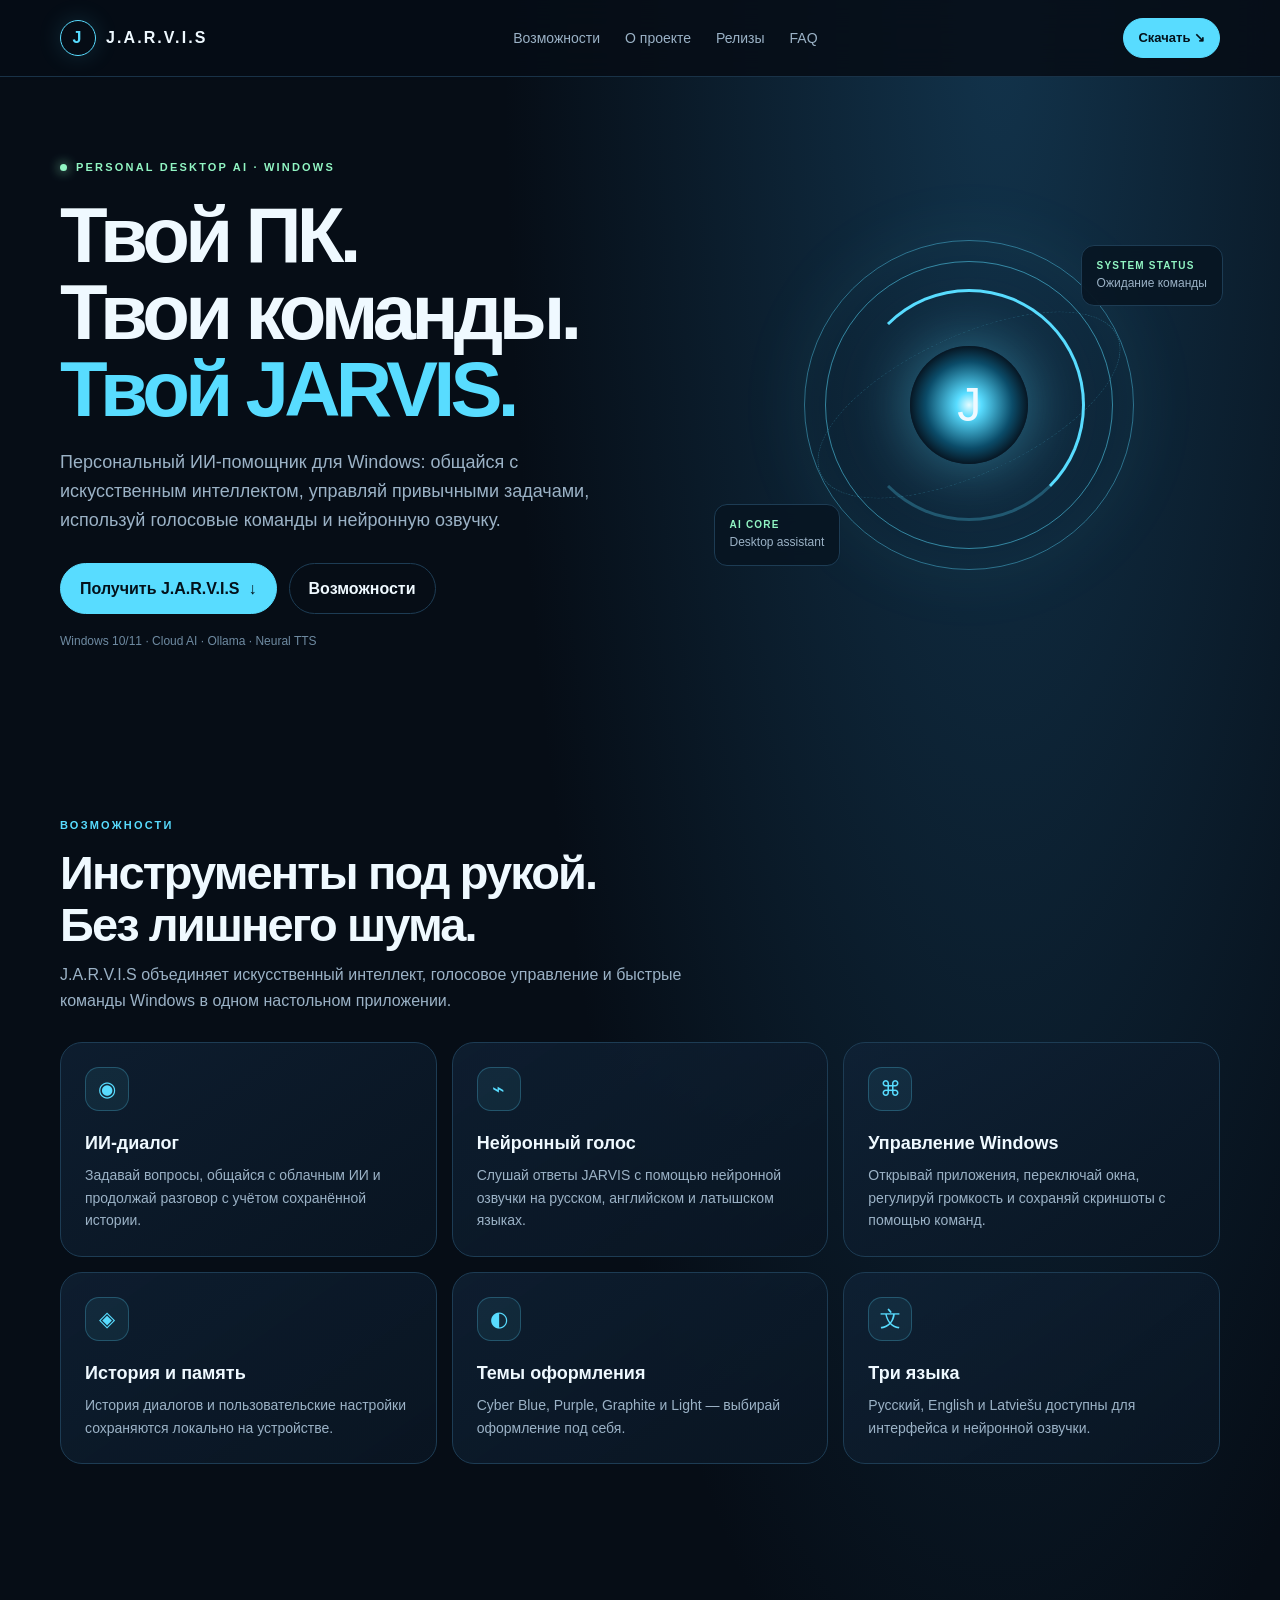
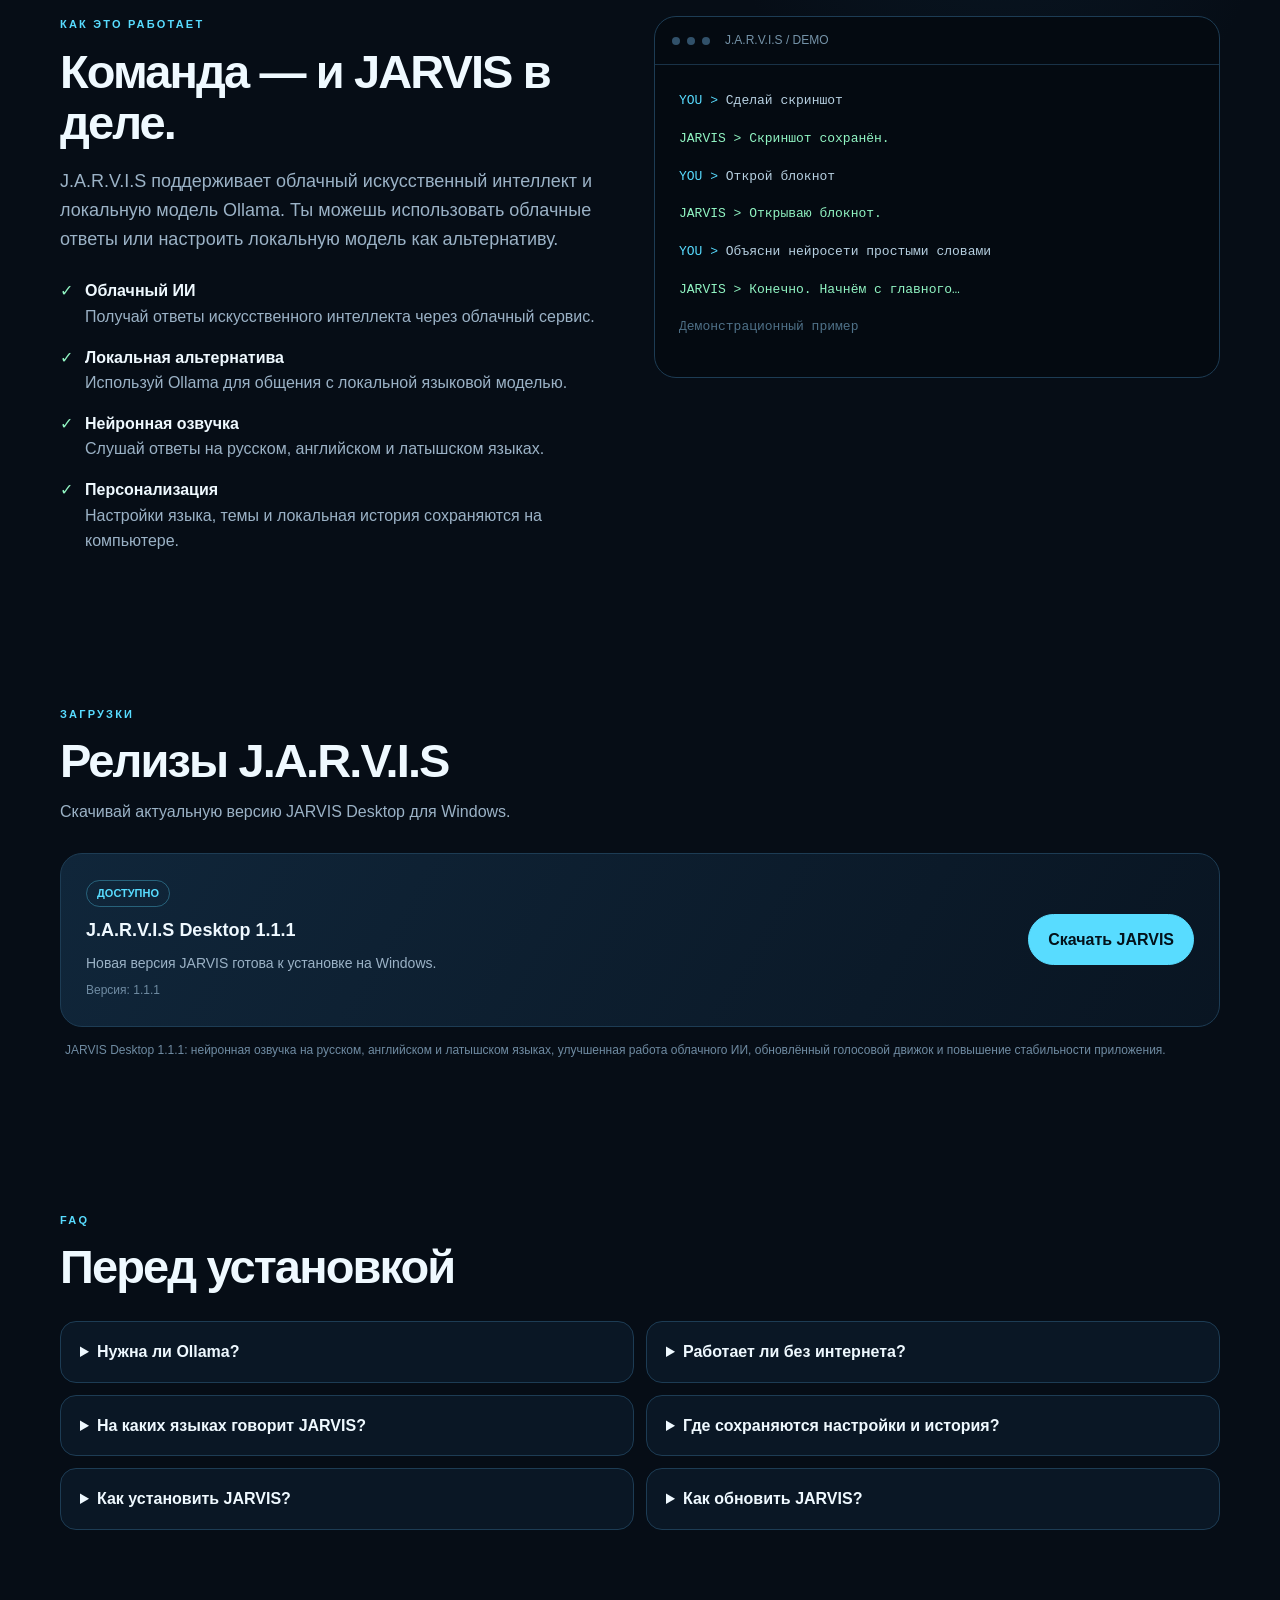
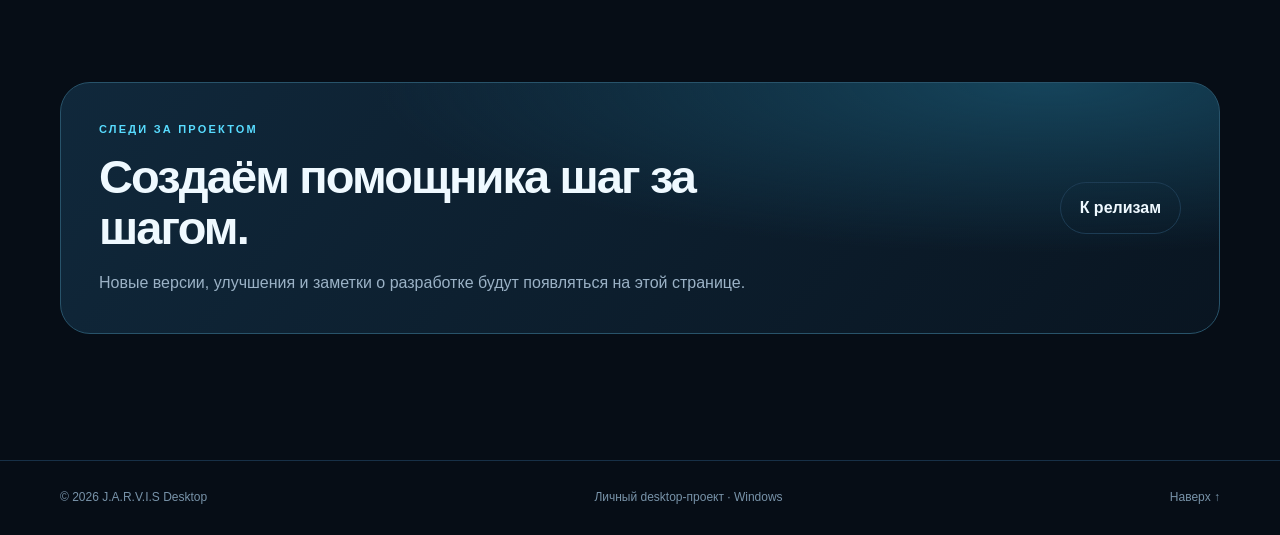
<file: index.html>
<!doctype html>
<html lang="ru">
<head>
<meta charset="utf-8">
<meta name="viewport" content="width=device-width, initial-scale=1">
<meta name="theme-color" content="#07111d">
<meta name="description" content="J.A.R.V.I.S Desktop 1.1.1 — персональный ИИ-помощник для Windows с облачным ИИ, локальной моделью Ollama и нейронной озвучкой на трёх языках.">
<meta property="og:title" content="J.A.R.V.I.S — Desktop AI">
<meta property="og:description" content="Персональный ИИ-помощник для Windows. Облачный ИИ, голосовое управление и три языка озвучки.">
<meta property="og:type" content="website">
<title>J.A.R.V.I.S — Desktop AI</title>
<link rel="stylesheet" href="styles.css">
<script src="site-config.js"></script>
</head>

<body>

<header>
<div class="wrap nav">
<a class="brand" href="#top"><span class="mark">J</span> J.A.R.V.I.S</a>
<nav class="links">
<a href="#features">Возможности</a>
<a href="#about">О проекте</a>
<a href="#releases">Релизы</a>
<a href="#faq">FAQ</a>
</nav>
<a class="btn small" href="#releases">Скачать ↘</a>
</div>
</header>

<main id="top">

<div class="wrap hero">
<div>
<div class="eyebrow"><span class="live"></span> PERSONAL DESKTOP AI · WINDOWS</div>

<h1>Твой ПК.<br>Твои команды.<br><span>Твой JARVIS.</span></h1>

<p class="lead">
Персональный ИИ-помощник для Windows: общайся с искусственным интеллектом,
управляй привычными задачами, используй голосовые команды и нейронную озвучку.
</p>

<div class="actions">
<a class="btn" href="#releases">Получить J.A.R.V.I.S <span>↓</span></a>
<a class="btn ghost" href="#features">Возможности</a>
</div>

<div class="note">Windows 10/11 · Cloud AI · Ollama · Neural TTS</div>
</div>

<div class="reactorbox" aria-label="Футуристическое ядро JARVIS">
<div class="reactor">
<div class="orbit"></div>
<div class="core">J</div>
</div>
<div class="hud a"><b>SYSTEM STATUS</b>Ожидание команды</div>
<div class="hud b"><b>AI CORE</b>Desktop assistant</div>
</div>
</div>


<section id="features">
<div class="wrap">

<div class="head">
<div class="kicker">Возможности</div>
<h2>Инструменты под рукой.<br>Без лишнего шума.</h2>
<p>J.A.R.V.I.S объединяет искусственный интеллект, голосовое управление и быстрые команды Windows в одном настольном приложении.</p>
</div>

<div class="cards">

<article class="card">
<div class="ico">◉</div>
<h3>ИИ-диалог</h3>
<p>Задавай вопросы, общайся с облачным ИИ и продолжай разговор с учётом сохранённой истории.</p>
</article>

<article class="card">
<div class="ico">⌁</div>
<h3>Нейронный голос</h3>
<p>Слушай ответы JARVIS с помощью нейронной озвучки на русском, английском и латышском языках.</p>
</article>

<article class="card">
<div class="ico">⌘</div>
<h3>Управление Windows</h3>
<p>Открывай приложения, переключай окна, регулируй громкость и сохраняй скриншоты с помощью команд.</p>
</article>

<article class="card">
<div class="ico">◈</div>
<h3>История и память</h3>
<p>История диалогов и пользовательские настройки сохраняются локально на устройстве.</p>
</article>

<article class="card">
<div class="ico">◐</div>
<h3>Темы оформления</h3>
<p>Cyber Blue, Purple, Graphite и Light — выбирай оформление под себя.</p>
</article>

<article class="card">
<div class="ico">文</div>
<h3>Три языка</h3>
<p>Русский, English и Latviešu доступны для интерфейса и нейронной озвучки.</p>
</article>

</div>
</div>
</section>


<section id="about">
<div class="wrap split">

<div>
<div class="kicker">Как это работает</div>
<h2>Команда — и JARVIS в деле.</h2>

<p class="lead">
J.A.R.V.I.S поддерживает облачный искусственный интеллект и локальную модель Ollama.
Ты можешь использовать облачные ответы или настроить локальную модель как альтернативу.
</p>

<div class="checks">

<div class="check">
<span class="tick">✓</span>
<div>
<strong>Облачный ИИ</strong>
Получай ответы искусственного интеллекта через облачный сервис.
</div>
</div>

<div class="check">
<span class="tick">✓</span>
<div>
<strong>Локальная альтернатива</strong>
Используй Ollama для общения с локальной языковой моделью.
</div>
</div>

<div class="check">
<span class="tick">✓</span>
<div>
<strong>Нейронная озвучка</strong>
Слушай ответы на русском, английском и латышском языках.
</div>
</div>

<div class="check">
<span class="tick">✓</span>
<div>
<strong>Персонализация</strong>
Настройки языка, темы и локальная история сохраняются на компьютере.
</div>
</div>

</div>
</div>

<div class="terminal">
<div class="termhead">
<span class="ball"></span>
<span class="ball"></span>
<span class="ball"></span>
<span style="margin-left:8px">J.A.R.V.I.S / DEMO</span>
</div>

<div class="termbody">
<p><span class="prompt">YOU &gt;</span> Сделай скриншот</p>
<p class="response">JARVIS &gt; Скриншот сохранён.</p>

<p><span class="prompt">YOU &gt;</span> Открой блокнот</p>
<p class="response">JARVIS &gt; Открываю блокнот.</p>

<p><span class="prompt">YOU &gt;</span> Объясни нейросети простыми словами</p>
<p class="response">JARVIS &gt; Конечно. Начнём с главного…</p>

<p class="dim">Демонстрационный пример</p>
</div>
</div>

</div>
</section>


<section id="releases">
<div class="wrap">

<div class="head">
<div class="kicker">Загрузки</div>
<h2>Релизы J.A.R.V.I.S</h2>
<p>Скачивай актуальную версию JARVIS Desktop для Windows.</p>
</div>

<div class="release">

<div>
<span class="pill" id="releaseStatus">ПРОВЕРКА ВЕРСИИ</span>
<h3 id="releaseTitle">J.A.R.V.I.S Desktop for Windows</h3>
<p id="releaseDescription">Загружаем информацию о последнем релизе...</p>
<p class="version" id="versionLabel">Версия: проверяется</p>
</div>

<a class="btn disabled"
id="downloadBtn"
href="#"
aria-disabled="true">
Загрузка...
</a>

</div>

<p class="note" style="margin:14px 5px 0" id="releaseNote">
Информация о последней версии загружается.
</p>

</div>
</section>


<section id="faq">
<div class="wrap">

<div class="head">
<div class="kicker">FAQ</div>
<h2>Перед установкой</h2>
</div>

<div class="faq">

<details>
<summary>Нужна ли Ollama?</summary>
<p>
Нет. J.A.R.V.I.S поддерживает облачный ИИ.
Ollama можно настроить дополнительно и использовать как локальную альтернативу
для получения ответов.
</p>
</details>

<details>
<summary>Работает ли без интернета?</summary>
<p>
Локальные команды Windows и другие локальные функции могут работать без интернета.
Для облачного ИИ, нейронной озвучки Edge TTS и некоторых функций распознавания речи
требуется интернет-соединение. При настроенной Ollama можно использовать локальную модель.
</p>
</details>

<details>
<summary>На каких языках говорит JARVIS?</summary>
<p>
В приложении доступны русская, английская и латышская нейронные озвучки.
Для их работы требуется интернет-соединение.
</p>
</details>

<details>
<summary>Где сохраняются настройки и история?</summary>
<p>
Настройки приложения и локальная память хранятся на компьютере пользователя,
в отдельной папке данных JARVIS.
</p>
</details>

<details>
<summary>Как установить JARVIS?</summary>
<p>
Скачай установщик из раздела «Релизы», запусти его и следуй инструкциям.
После установки JARVIS можно запускать через ярлык Windows.
</p>
</details>

<details>
<summary>Как обновить JARVIS?</summary>
<p>
Скачай новый установщик с этой страницы и запусти его.
При обновлении пользовательские настройки и локальная память сохраняются
в отдельной папке данных приложения.
</p>
</details>

</div>
</div>
</section>


<section>
<div class="wrap">
<div class="cta">

<div>
<div class="kicker">Следи за проектом</div>
<h2>Создаём помощника шаг за шагом.</h2>
<p>Новые версии, улучшения и заметки о разработке будут появляться на этой странице.</p>
</div>

<a class="btn ghost" href="#releases">К релизам</a>

</div>
</div>
</section>

</main>


<footer>
<div class="wrap foot">
<span>© <span id="year"></span> J.A.R.V.I.S Desktop</span>
<span>Личный desktop-проект · Windows</span>
<a href="#top">Наверх ↑</a>
</div>
</footer>

<script src="app.js"></script>

</body>
</html>
</file>
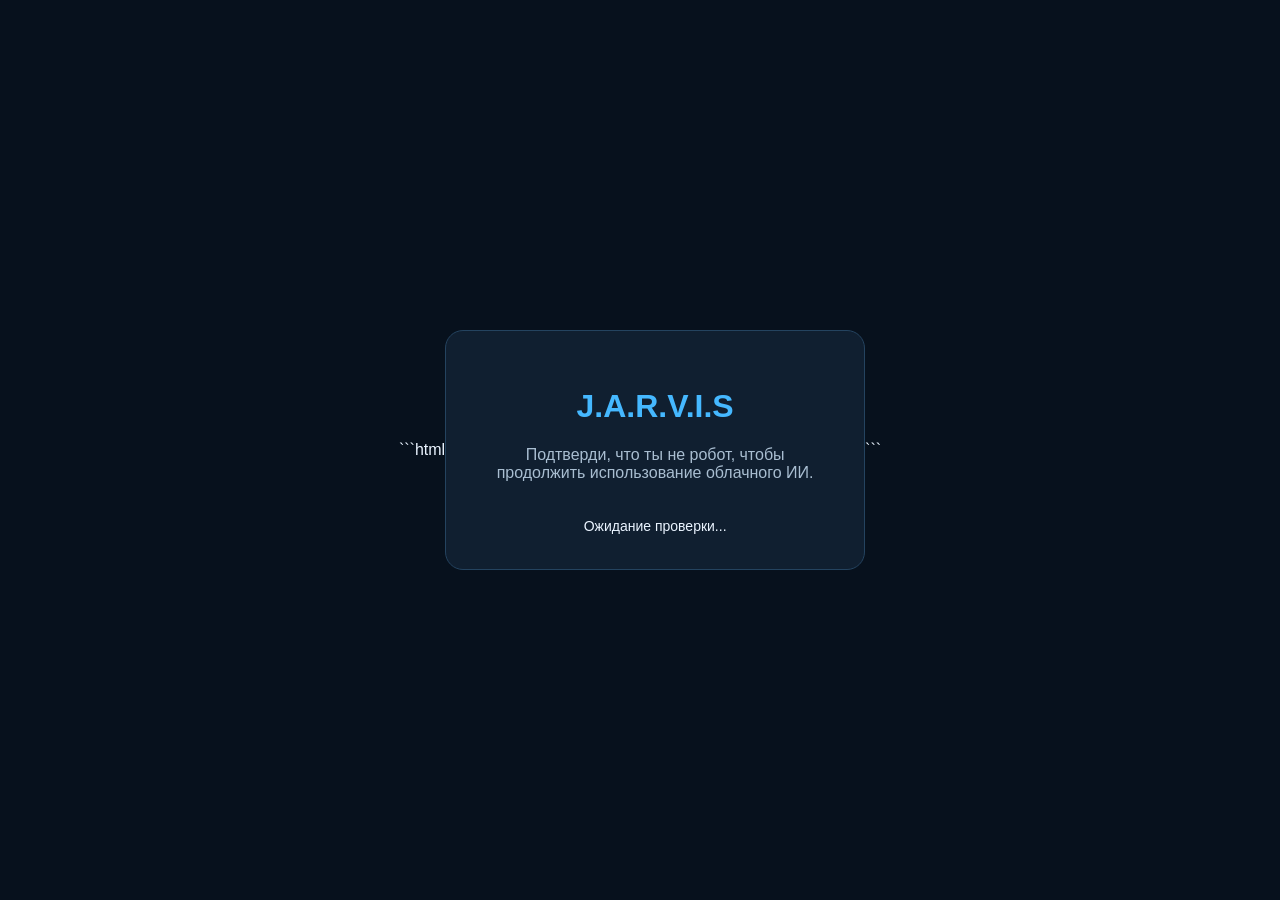
<file: verify.html>
```html
<!DOCTYPE html>
<html lang="ru">
<head>
  <meta charset="UTF-8">
  <meta name="viewport" content="width=device-width, initial-scale=1">
  <title>JARVIS — Проверка безопасности</title>

  <script src="https://challenges.cloudflare.com/turnstile/v0/api.js" async defer></script>

  <style>
    * {
      box-sizing: border-box;
    }

    body {
      margin: 0;
      min-height: 100vh;
      display: flex;
      justify-content: center;
      align-items: center;
      overflow: hidden;
      background: #07111d;
      color: #eaf4ff;
      font-family: Arial, sans-serif;
    }

    .card {
      padding: 35px;
      text-align: center;
      background: #101f30;
      border: 1px solid #24435f;
      border-radius: 18px;
      max-width: 420px;
      width: calc(100% - 30px);
      overflow: hidden;
    }

    h1 {
      color: #45b8ff;
    }

    p {
      color: #a9bed1;
    }

    .cf-turnstile {
      display: flex;
      justify-content: center;
      max-width: 100%;
    }

    #status {
      margin-top: 20px;
      font-size: 14px;
      overflow-wrap: anywhere;
    }
  </style>
</head>

<body>
  <div class="card">
    <h1>J.A.R.V.I.S</h1>

    <p>
      Подтверди, что ты не робот,
      чтобы продолжить использование облачного ИИ.
    </p>

    <div
      class="cf-turnstile"
      data-sitekey="0x4AAAAAAFy9cy0nicdfSL59"
      data-callback="onVerified"
      data-error-callback="onError"
    ></div>

    <div id="status">Ожидание проверки...</div>
  </div>

  <script>
    async function onVerified(token) {
      const status = document.getElementById("status");

      status.textContent = "Проверяем доступ к JARVIS...";

      try {
        const params = new URLSearchParams(window.location.search);
        const callback = params.get("callback");
        const state = params.get("state");

        if (!callback || !state) {
          throw new Error("Не найдено подключение к приложению JARVIS");
        }

        const callbackUrl = new URL(callback);

        if (
          callbackUrl.protocol !== "http:" ||
          callbackUrl.hostname !== "127.0.0.1" ||
          callbackUrl.pathname !== "/callback"
        ) {
          throw new Error("Некорректный адрес приложения");
        }

        const response = await fetch(
          "https://jarvis-ai-worker.sg530507.workers.dev/verify",
          {
            method: "POST",
            headers: {
              "Content-Type": "application/json"
            },
            body: JSON.stringify({ token })
          }
        );

        const data = await response.json();

        if (!response.ok || !data.success || !data.session) {
          throw new Error(data.error || "Проверка не пройдена");
        }

        status.textContent = "Передаём доступ приложению JARVIS...";

        const callbackResponse = await fetch(callbackUrl.toString(), {
          method: "POST",
          headers: {
            "Content-Type": "application/json"
          },
          body: JSON.stringify({
            session: data.session,
            state: state
          })
        });

        const callbackData = await callbackResponse.json();

        if (!callbackResponse.ok || !callbackData.success) {
          throw new Error("Не удалось передать доступ приложению");
        }

        status.textContent =
          "Готово! JARVIS получил доступ к облачному ИИ. Можешь закрыть страницу.";

      } catch (error) {
        status.textContent =
          "Ошибка проверки или подключения. Попробуй ещё раз.";

        console.error("JARVIS verification error:", error);
      }
    }

    function onError() {
      document.getElementById("status").textContent =
        "Ошибка проверки. Попробуй обновить страницу.";
    }
  </script>
</body>
</html>
```
</file>
<file: styles.css>
*{box-sizing:border-box}html{scroll-behavior:smooth}body{margin:0;background:radial-gradient(ellipse at 78% 0%,#12334b 0,transparent 35%),#060d16;color:#eff9ff;font:16px/1.6 Inter,"Segoe UI",Arial,sans-serif}a{color:inherit;text-decoration:none}.wrap{width:min(1160px,calc(100% - 40px));margin:auto}header{position:sticky;top:0;z-index:10;background:#060d16df;backdrop-filter:blur(16px);border-bottom:1px solid #193247}.nav{height:76px;display:flex;align-items:center;justify-content:space-between;gap:24px}.brand{display:flex;align-items:center;gap:10px;font-weight:900;letter-spacing:.13em}.mark{width:36px;height:36px;border:1px solid #58dcff;border-radius:50%;display:grid;place-items:center;color:#58dcff;box-shadow:0 0 25px #58dcff25}.links{display:flex;gap:25px;color:#9bb2c6;font-size:14px}.links a:hover{color:#58dcff}.btn{border:1px solid #58dcff;background:#58dcff;color:#03111a;padding:12px 19px;border-radius:999px;font-weight:850;display:inline-flex;align-items:center;justify-content:center;gap:9px;cursor:pointer;transition:.2s}.btn:hover{transform:translateY(-2px);box-shadow:0 10px 30px #58dcff24}.btn.ghost{background:transparent;color:#eff9ff;border-color:#1d3c54}.btn.small{padding:9px 14px;font-size:13px}.btn.disabled{opacity:.55;pointer-events:none;cursor:not-allowed}.hero{display:grid;grid-template-columns:1.1fr .9fr;align-items:center;gap:45px;padding:82px 0 90px;min-height:600px}.eyebrow,.kicker{font-size:11px;letter-spacing:.2em;text-transform:uppercase;font-weight:900;color:#91f5c3}.eyebrow{display:flex;align-items:center;gap:9px}.live{width:7px;height:7px;border-radius:50%;background:#91f5c3;box-shadow:0 0 12px #91f5c3}h1{font-size:clamp(44px,6.5vw,78px);letter-spacing:-.06em;line-height:.99;margin:20px 0}h1 span{color:#58dcff}h2{font-size:clamp(30px,4vw,47px);line-height:1.1;letter-spacing:-.04em;margin:12px 0}h3{margin:0 0 7px;font-size:18px}.lead{font-size:18px;max-width:580px;color:#9bb2c6}.actions{display:flex;gap:12px;flex-wrap:wrap;margin:28px 0 18px}.note{font-size:12px;color:#6f8ba2}.reactorbox{position:relative;min-height:390px;display:grid;place-items:center}.reactor{width:min(330px,75vw);aspect-ratio:1;border:1px solid #58dcff6b;border-radius:50%;display:grid;place-items:center;position:relative;box-shadow:0 0 80px #58dcff10,inset 0 0 55px #58dcff0a;animation:float 5s ease-in-out infinite}.reactor:before,.reactor:after{content:"";position:absolute;inset:20px;border:1px solid #58dcff85;border-radius:50%}.reactor:after{inset:48px;border:3px solid #58dcff;border-left-color:transparent;border-bottom-color:#58dcff44;animation:spin 12s linear infinite}.orbit{position:absolute;inset:0;border:1px dashed #58dcff45;border-radius:50%;transform:rotate(-25deg) scaleY(.42)}.core{width:118px;height:118px;border-radius:50%;background:radial-gradient(circle,#e4fbff 0,#58dcff 15%,#0b4c69 52%,#06101b 73%);box-shadow:0 0 60px #58dcff70;display:grid;place-items:center;font-size:48px;font-weight:300}.hud{position:absolute;padding:12px 15px;border:1px solid #1d3c54;border-radius:13px;background:#071522df;backdrop-filter:blur(10px);font-size:12px;color:#9bb2c6}.hud b{display:block;color:#91f5c3;font-size:10px;letter-spacing:.12em}.hud.a{right:-3px;top:35px}.hud.b{left:-4px;bottom:35px}section{padding:76px 0}.head{max-width:690px;margin-bottom:28px}.head p{color:#9bb2c6;margin:0}.kicker{color:#58dcff}.cards{display:grid;grid-template-columns:repeat(3,1fr);gap:15px}.card{padding:24px;border:1px solid #1d3c54;border-radius:22px;background:linear-gradient(145deg,#102338b8,#091522e8);min-height:180px}.ico{height:44px;width:44px;display:grid;place-items:center;border-radius:14px;border:1px solid #58dcff40;background:#58dcff12;color:#58dcff;font-size:21px;margin-bottom:18px}.card p{font-size:14px;color:#9bb2c6;margin:0}.split{display:grid;grid-template-columns:1fr 1fr;gap:28px;align-items:start}.terminal{border:1px solid #1d3c54;border-radius:22px;overflow:hidden;background:#040a11}.termhead{padding:14px 17px;border-bottom:1px solid #193247;color:#7593a8;font-size:12px;display:flex;align-items:center;gap:7px}.ball{height:8px;width:8px;border-radius:50%;background:#31516a}.termbody{padding:24px;font:13px/1.9 Consolas,monospace;color:#b7d0e1}.prompt{color:#58dcff}.response{color:#91f5c3}.termbody p{margin:0 0 13px}.dim{color:#4f7188}.checks{display:grid;gap:15px;margin-top:25px}.check{display:flex;gap:12px;color:#9bb2c6}.check strong{display:block;color:#eff9ff}.tick{color:#91f5c3}.release{display:grid;grid-template-columns:1fr auto;align-items:center;gap:20px;border:1px solid #1d3c54;border-radius:22px;padding:25px;background:linear-gradient(120deg,#10263a,#091522)}.pill{display:inline-block;border:1px solid #58dcff55;border-radius:999px;padding:4px 10px;color:#58dcff;font-size:11px;font-weight:800}.release p{color:#9bb2c6;margin:7px 0 0;font-size:14px}.release h3{margin-top:9px}.version{font-size:12px!important;color:#6f8ba2!important}.faq{display:grid;grid-template-columns:1fr 1fr;gap:12px}details{border:1px solid #1d3c54;border-radius:16px;background:#0a1725;padding:17px 19px}summary{font-weight:750;cursor:pointer}details p{font-size:14px;color:#9bb2c6;margin-bottom:0}.cta{border:1px solid #28536a;border-radius:30px;padding:38px;background:radial-gradient(ellipse at 85% 0%,#15445b,transparent 48%),linear-gradient(130deg,#10283b,#091521);display:flex;justify-content:space-between;align-items:center;gap:25px}.cta p{color:#9bb2c6;margin-bottom:0}.cta h2{max-width:650px}footer{border-top:1px solid #173047;margin-top:50px;padding:27px 0;color:#7893a9;font-size:12px}.foot{display:flex;justify-content:space-between;gap:16px;flex-wrap:wrap}@keyframes spin{to{transform:rotate(335deg)}}@keyframes float{50%{transform:translateY(-8px)}}@media(max-width:820px){.links{display:none}.hero,.split{grid-template-columns:1fr}.hero{padding:50px 0 65px;gap:0}.reactorbox{min-height:330px}.cards{grid-template-columns:1fr 1fr}.cta{display:block}.cta .btn{margin-top:20px}}@media(max-width:560px){.wrap{width:calc(100% - 28px)}.cards,.faq{grid-template-columns:1fr}.nav{height:66px}.nav>.btn{padding:9px 12px;font-size:12px}.hero{padding-top:42px}h1{font-size:48px}.lead{font-size:16px}.reactorbox{min-height:295px}.hud.a{right:0}.hud.b{left:0}.release{grid-template-columns:1fr}.cta{padding:25px}}@media(prefers-reduced-motion:reduce){*,*:before,*:after{animation:none!important;scroll-behavior:auto!important;transition:none!important}}
</file>
